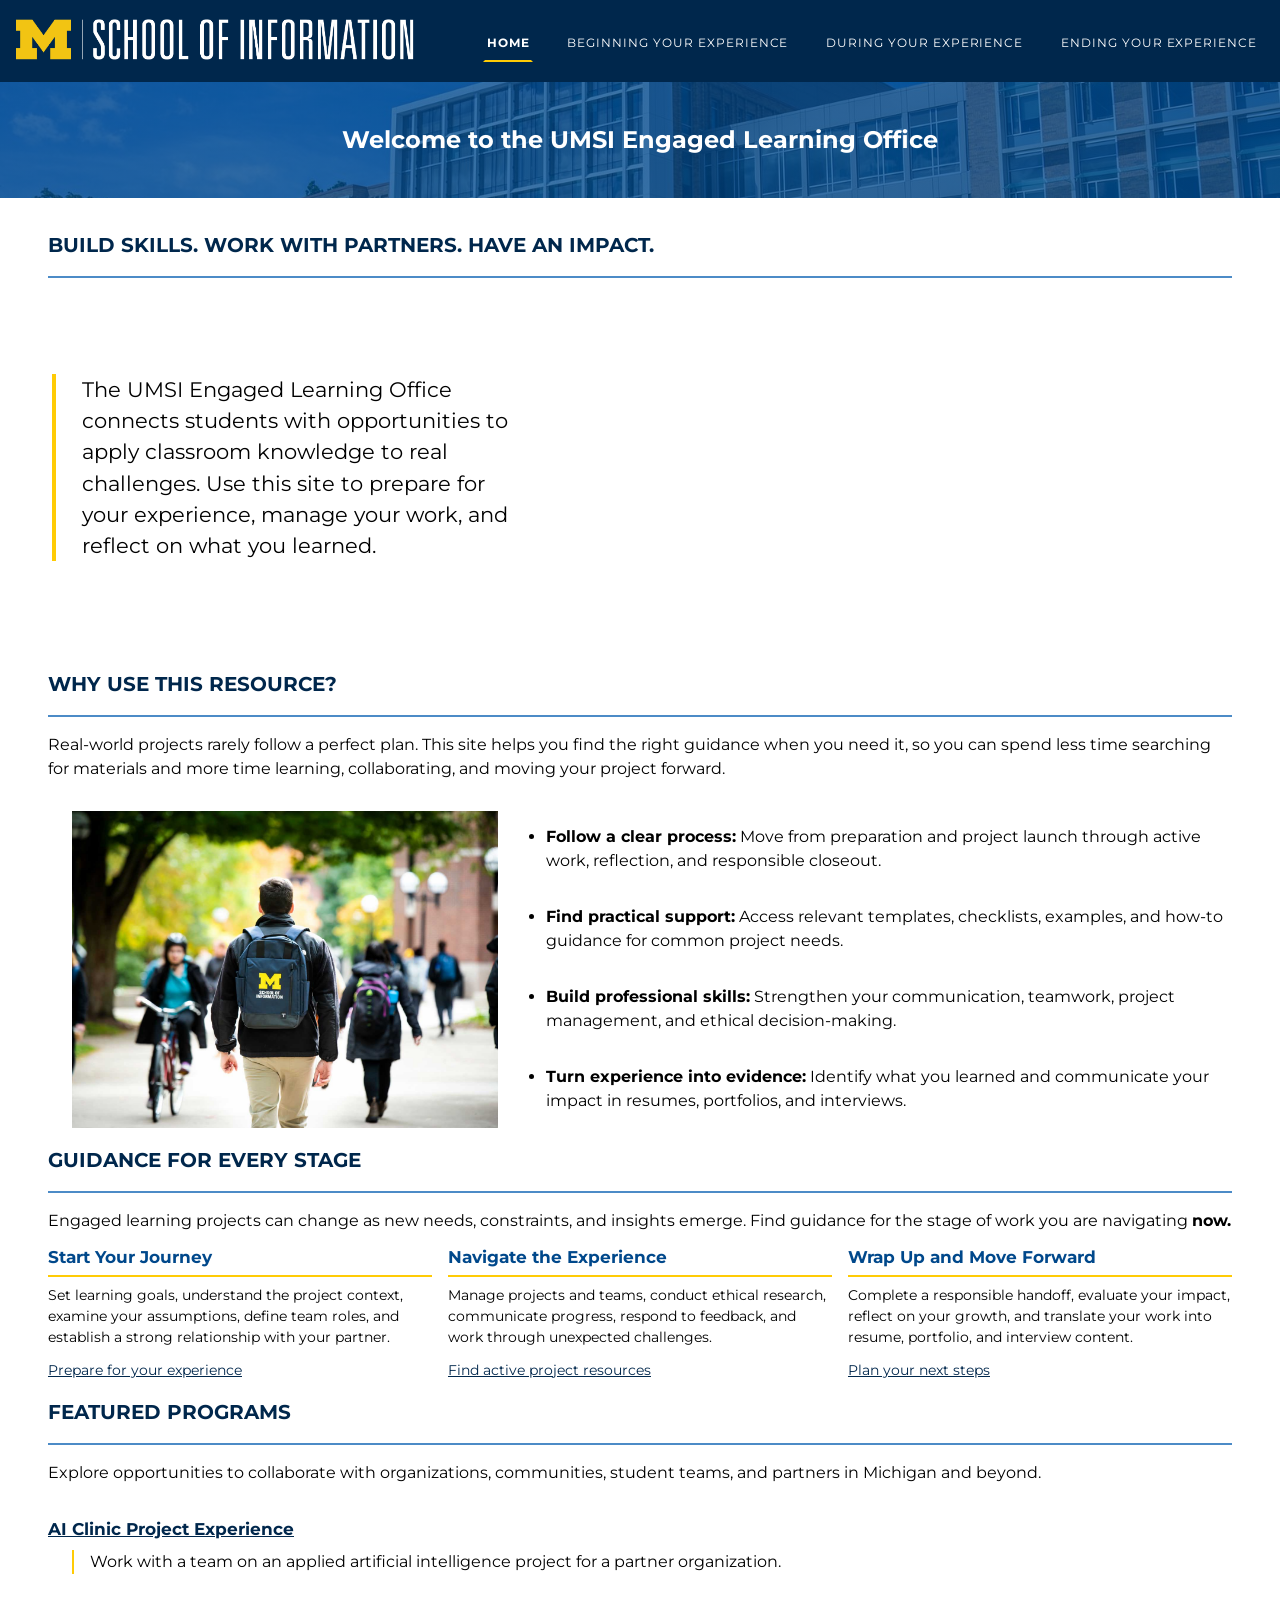
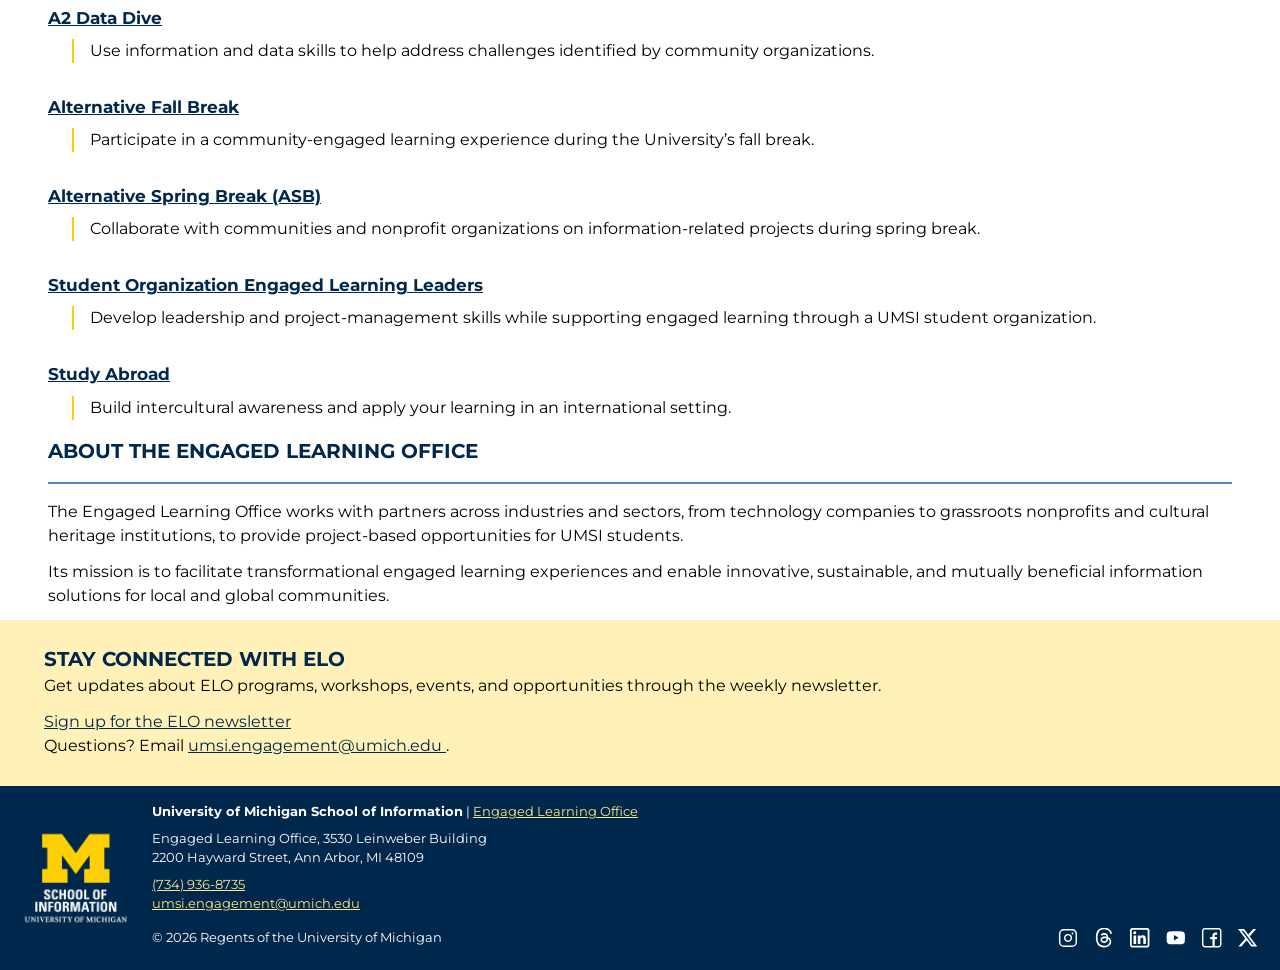
<file: index.html>
<!DOCTYPE html>
<html lang="en">
<head>
    <meta charset="UTF-8">
    <meta name="viewport" content="width=device-width, initial-scale=1.0">
    <link rel="stylesheet" href="css/html5reset.css">
    <link rel="stylesheet" href="css/style.css">
    <link href="https://fonts.googleapis.com/css2?family=Montserrat:wght@400;700&display=swap" rel="stylesheet"> <!--font-family is Montserrat and the code is copied from W3 schools: https://www.w3schools.com/howto/howto_google_fonts.asp> -->
    <link rel="icon" href="images/favicon.png" type="image/png">
    <title>Engaged Learning Resources | UMSI</title>
</head>
<body>
    <div class="skip"><a href="#main">Skip to Main Content</a></div>

    <header>

      <div class="headflex">
      <img src="images/UMSI_full_W.png" alt="Block M and the words University of Michigan School of Information">
        <nav>
            <ul>
                <li><a href = "index.html" class="active">Home</a></li>
                <li><a href = "beginning.html">Beginning Your Experience</a></li>
                <li><a href = "during.html">During Your Experience</a></li>
                <li><a href = "ending.html">Ending Your Experience</a></li>
            </ul>
        </nav>
      </div>
    <h1>Welcome to the UMSI Engaged Learning Office</h1>
    </header>
  
<main id="main">
<div class="grid">
<section class="sect1">
    <h2>Build Skills. Work with Partners. Have an Impact.</h2> <hr>
      <p>
       The UMSI Engaged Learning Office connects students with opportunities to apply classroom knowledge to real challenges. Use this site to prepare for your experience, manage your work, and reflect on what you learned.
      </p>

      <iframe src="https://www.youtube.com/embed/81ZO9RfIJEQ?si=tBp82YWZMl1u7CVS" title="YouTube video player" frameborder="0" allow="accelerometer; autoplay; clipboard-write; encrypted-media; gyroscope; picture-in-picture; web-share" referrerpolicy="strict-origin-when-cross-origin" allowfullscreen></iframe>
         <!-- Note: this iframe might cause an Axe ARIA error - that's not on you that's on YouTube! -->
 </section>

<section class="ind_sect2">
    <h2>Why Use This Resource?</h2> <hr>

    <p>Real-world projects rarely follow a perfect plan. This site helps you find the right guidance when you need it, so you can spend less time searching for materials and more time learning, collaborating, and moving your project forward.
    </p>
        <img src="images/backpack.JPG" alt="A student wears a UMSI backpack in fall on the drag.">
    <ul>
        <li><strong>Follow a clear process:</strong> Move from preparation and project launch through active work, reflection, and responsible closeout.</li>
        <li><strong>Find practical support:</strong> Access relevant templates, checklists, examples, and how-to guidance for common project needs.</li>
        <li><strong>Build professional skills:</strong> Strengthen your communication, teamwork, project management, and ethical decision-making.</li>
        <li><strong>Turn experience into evidence:</strong> Identify what you learned and communicate your impact in resumes, portfolios, and interviews.</li>
    </ul>
</section>

 <section class="ind_sect3">
    <h2>Guidance for Every Stage</h2> <hr>
    <p>Engaged learning projects can change as new needs, constraints, and insights emerge. Find guidance for the stage of work you are navigating <strong>now.</strong></p>
    <article>
      <h3>Start Your Journey</h3>
      <p>Set learning goals, understand the project context, examine your assumptions, define team roles, and establish a strong relationship with your partner.</p>
      <a href="beginning.html">Prepare for your experience</a>
    </article>

    <article>
      <h3>Navigate the Experience</h3>
      <p>Manage projects and teams, conduct ethical research, communicate progress, respond to feedback, and work through unexpected challenges.</p>
      <a href="during.html">Find active project resources</a>
    </article>

    <article>
      <h3>Wrap Up and Move Forward</h3>
      <p>Complete a responsible handoff, evaluate your impact, reflect on your growth, and translate your work into resume, portfolio, and interview content.</p>
      <a href="ending.html">Plan your next steps</a>
    </article>
  </section>

   <section class="ind_sect4">
    <h2>Featured Programs</h2> <hr>
    <p>Explore opportunities to collaborate with organizations, communities, student teams, and partners in Michigan and beyond.</p>
    <article>
    <h3><a href="https://mcompass.umich.edu/_portal/tds-program-brochure?programid=12810">AI Clinic Project Experience</a></h3>
    <p>Work with a team on an applied artificial intelligence project for a partner organization.</p>
    </article>

    <article>
    <h3><a href="https://mcompass.umich.edu/_portal/tds-program-brochure?programid=12556">A2 Data Dive</a></h3>
    <p>Use information and data skills to help address challenges identified by community organizations.</p>
    </article>

     <article>
      <h3><a href="https://mcompass.umich.edu/_portal/tds-program-brochure?programid=11297">Alternative Fall Break</a></h3>
      <p>Participate in a community-engaged learning experience during the University’s fall break.</p>
    </article>

    <article>
      <h3><a href="https://mcompass.umich.edu/_portal/tds-program-brochure?programid=10621">Alternative Spring Break (ASB)</a></h3>
       <p>Collaborate with communities and nonprofit organizations on information-related projects during spring break.</p>
    </article>

    <article>
      <h3><a href="https://mcompass.umich.edu/_portal/tds-program-brochure?programid=12294">Student Organization Engaged Learning Leaders</a></h3>
       <p>Develop leadership and project-management skills while supporting engaged learning through a UMSI student organization.</p>
    </article>

    <article>
      <h3><a href="https://www.si.umich.edu/student-life/study-abroad">Study Abroad</a></h3>
      <p>Build intercultural awareness and apply your learning in an international setting. </p>
    </article>
   </section>
  <section class="ind_sect5">
    <h2>About the Engaged Learning Office</h2> <hr>
    <p>The Engaged Learning Office works with partners across industries and sectors, from technology companies to grassroots nonprofits and cultural heritage institutions, to provide project-based opportunities for UMSI students.</p>
    <p>Its mission is to facilitate transformational engaged learning experiences and enable innovative, sustainable, and mutually beneficial information solutions for local and global communities.</p>
  </section>
  <aside class="ind_aside">
    <h2>Stay Connected with ELO</h2>
    <p>Get updates about ELO programs, workshops, events, and opportunities through the weekly newsletter.</p>
    <div>
       <a href="https://umsi.info/elo-newsletter"> Sign up for the ELO newsletter</a>
    </div>
    <p>Questions? Email <a href="mailto:umsi.engagement@umich.edu">umsi.engagement@umich.edu </a>.</p>
  </aside>
</div>

        <!-- Content taken & modified from UMGPT with the prompt, "Write me a webpage of intro content to help meet the following requirements - this is for the home page": and then pasted in the client objectives & project requirements"
        UMGPT. (2026). UMGPT ( GPT-5.6 Sol September 7th version) [Large language model]. -->
    </main>
    <footer>
      <img src="images/UMSI_stacked_W.png" alt="Block M and the words University of Michigan School of Information">
      <p><strong>University of Michigan School of Information</strong> | <a href="https://www.si.umich.edu/programs/engaged-learning/about-engaged-learning-office">Engaged Learning Office </a></p>
      <address>
      Engaged Learning Office, 3530 Leinweber Building<br>
      2200 Hayward Street, Ann Arbor, MI 48109
      </address>
      <address>
        <a href="tel:+17349368735">(734) 936-8735</a> <br>
        <a href="mailto:umsi.engagement@umich.edu">umsi.engagement@umich.edu</a>
      </address>
      <p>&copy; <span id="year"></span> Regents of the University of Michigan</p>
      <ul class="social">
        <li><a href="https://www.instagram.com/umschoolofinformation"><img src="images/instagram.svg" alt="UMSI on Instagram"></a></li>
        <li><a href="https://www.threads.com/@umschoolofinformation"><img src="images/threads.svg" alt="UMSI on Threads"></a></li>
        <li><a href="https://www.linkedin.com/school/university-of-michigan---school-of-information/"><img src="images/linkedin.svg" alt="UMSI on LinkedIn"></a></li>
        <li><a href="https://www.youtube.com/user/schoolofinformation"><img src="images/youtube.svg" alt="UMSI on YouTube"></a></li>
        <li><a href="https://www.facebook.com/uomsi/"><img src="images/facebook.svg" alt="UMSI on Facebook"></a></li>
        <li><a href="https://x.com/umsi"><img src="images/x.svg" alt="UMSI on X"></a></li>
        </ul>
      <!-- svg images and their associated social media links copied from the HTML script on the ELO website: https://www.si.umich.edu/programs/engaged-learning/about-engaged-learning-office -->
      <script>
        document.getElementById("year").innerHTML = new Date().getFullYear();
      </script>
      <!-- Content taken & modified from https://www.codexworld.com/how-to/get-current-year-to-display-dynamic-year-in-copyright-using-javascript/ (the automatic year update linked in the week 12 lecture slides)-->
    </footer>
</body>
</html>
</file>
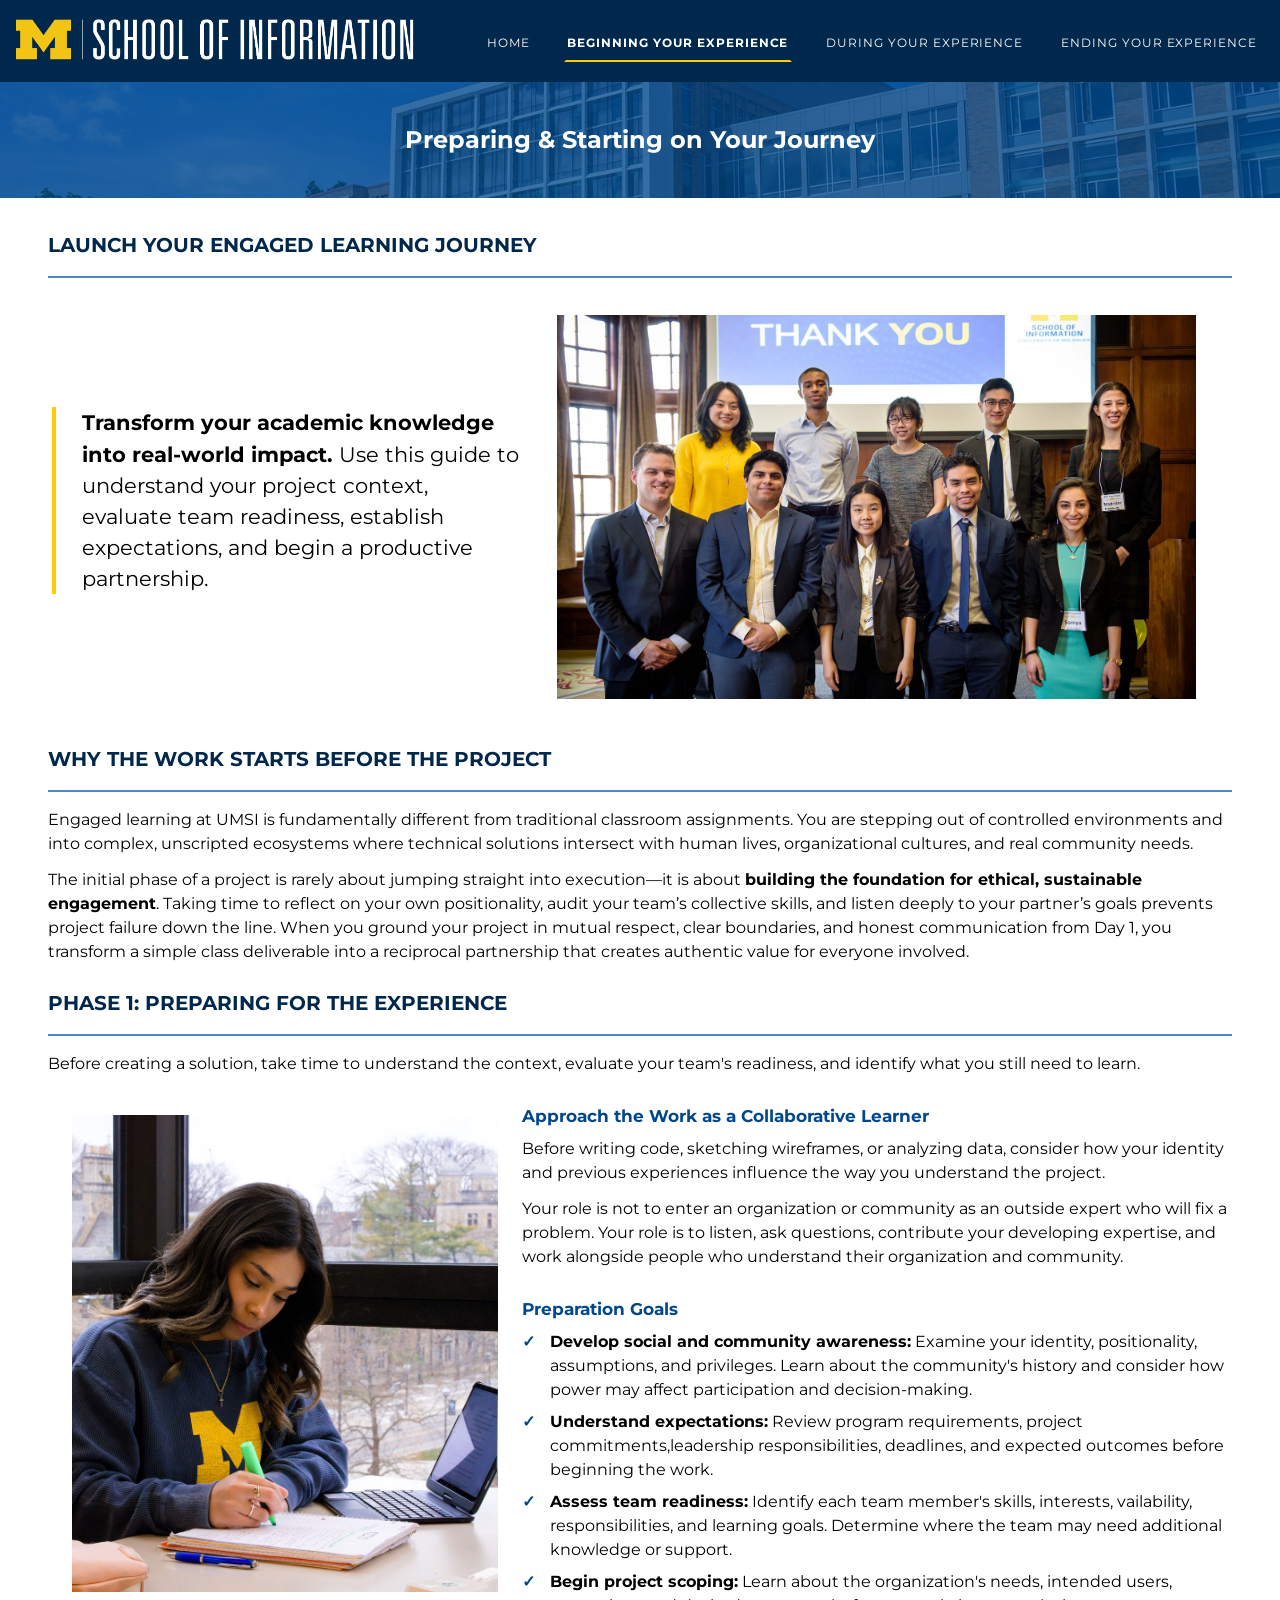
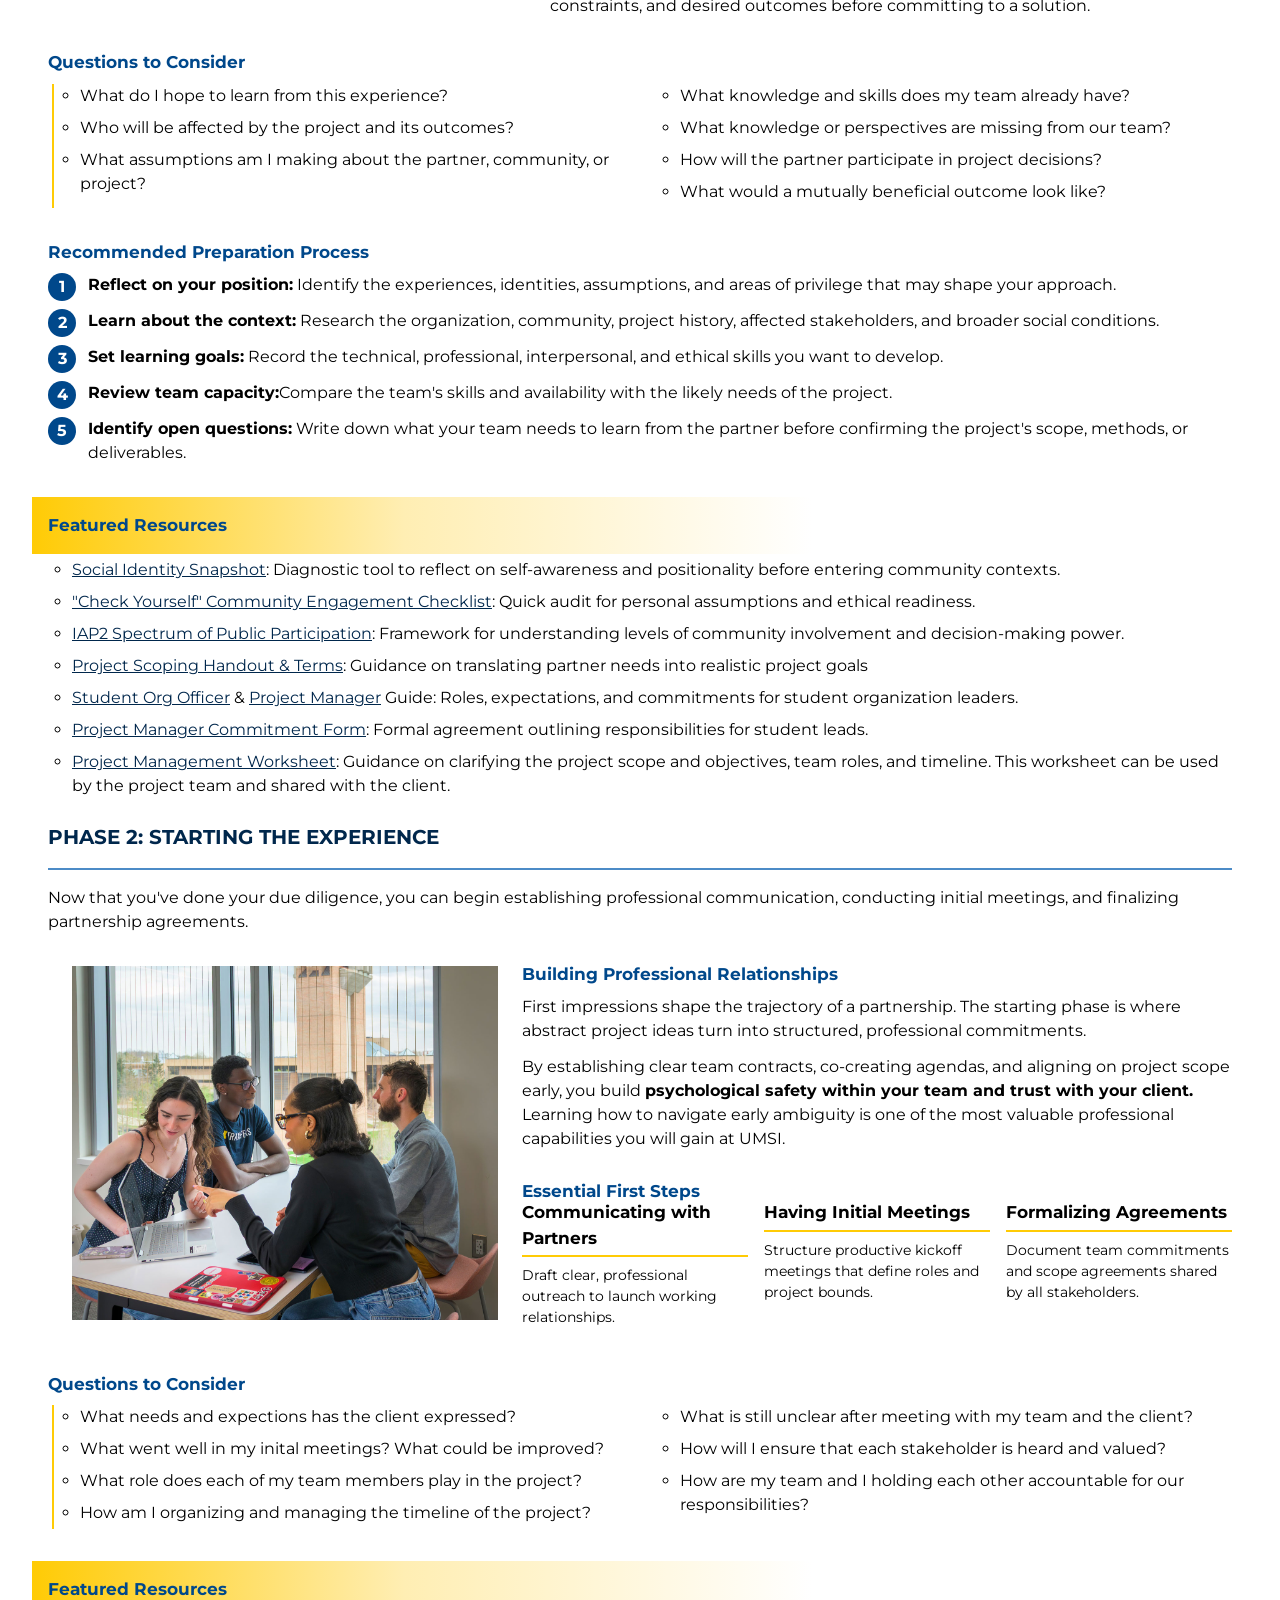
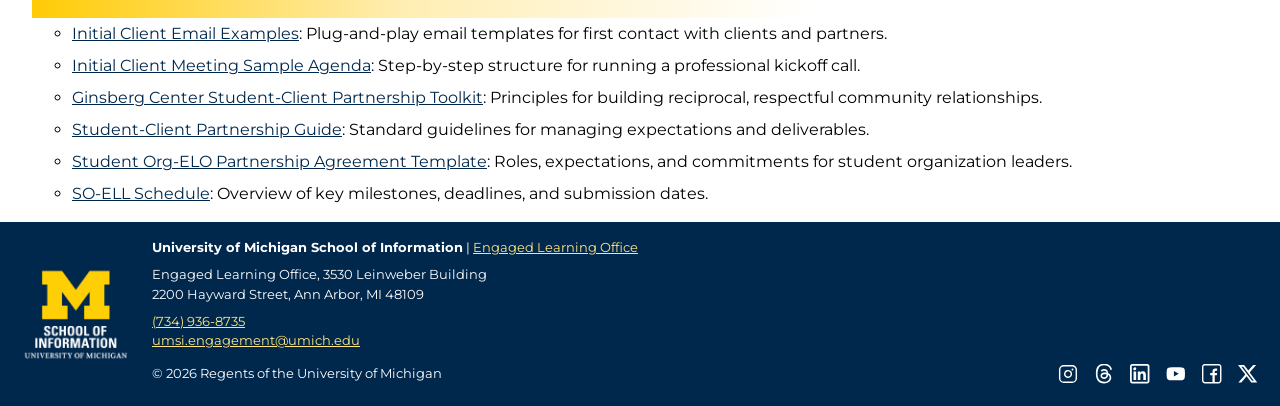
<file: beginning.html>
<!DOCTYPE html>
<html lang="en">
<head>
    <meta charset="UTF-8">
    <meta name="viewport" content="width=device-width, initial-scale=1.0">
    <link rel="stylesheet" href="css/html5reset.css">
    <link rel="stylesheet" href="css/style.css">
    <link href="https://fonts.googleapis.com/css2?family=Montserrat:wght@400;700&display=swap" rel="stylesheet"> <!--font-family is Montserrat and the code is copied from W3 schools: https://www.w3schools.com/howto/howto_google_fonts.asp> -->
    <link rel="icon" href="images/favicon.png" type="image/png">
    <title>Beginning Your Experience</title>
</head>
<body>
  <div class="skip"><a href="#main">Skip to Main Content</a></div>
    <header>
      <div class="headflex">
         <img src="images/UMSI_full_W.png" alt="Block M and the words University of Michigan School of Information">
        <nav>
            <ul>
                <li><a href = "index.html">Home</a></li>
                <li><a href = "beginning.html" class="active">Beginning Your Experience</a></li>
                <li><a href = "during.html">During Your Experience</a></li>
                <li><a href = "ending.html">Ending Your Experience</a></li>
            </ul>
        </nav>
      </div>
    <h1>Preparing & Starting on Your Journey</h1>
  </header>
<main id="main">
  
<section class="sect1">
  <h2>Launch Your Engaged Learning Journey</h2><hr>
  <p><strong>Transform your academic knowledge into real-world impact.</strong> Use this guide to understand your project context, evaluate team readiness, establish expectations, and begin a productive partnership.</p>

  <img src="images/group.jpg" alt="Group photo of ten students at the UMSI career fair.">
</section>

<section class="beg_sect2">
  <h2>Why the Work Starts Before the Project</h2><hr>
  <p>Engaged learning at UMSI is fundamentally different from traditional classroom assignments. You are stepping out of controlled environments and into complex, unscripted ecosystems where technical solutions intersect with human lives, organizational cultures, and real community needs.</p>
  <p>The initial phase of a project is rarely about jumping straight into execution—it is about <strong>building the foundation for ethical, sustainable engagement</strong>. Taking time to reflect on your own positionality, audit your team’s collective skills, and listen deeply to your partner’s goals prevents project failure down the line. When you ground your project in mutual respect, clear boundaries, and honest communication from Day 1, you transform a simple class deliverable into a reciprocal partnership that creates authentic value for everyone involved.</p>


</section>

<section class="beg_sect3">
  <h2>Phase 1: Preparing for the Experience</h2><hr>
  <p>Before creating a solution, take time to understand the context, evaluate your team's readiness, and identify what you still need to learn.</p>

<div class="beg_grid">
  <img src="images/studying.jpg" alt="A student wears a UM sweater while studying in front of windows.">

  <article>
    <h3>Approach the Work as a Collaborative Learner</h3>
    <p>Before writing code, sketching wireframes, or analyzing data, consider how your identity and previous experiences influence the way you understand the project.</p>
    <p>Your role is not to enter an organization or community as an outside expert who will fix a problem. Your role is to listen, ask questions, contribute your developing expertise, and work alongside people who understand their organization and community.</p>
  </article>

  <article>
    <h3>Preparation Goals</h3>
    <ul class="checklist">
      <li><strong>Develop social and community awareness:</strong> Examine your identity, positionality, assumptions, and privileges. Learn about the community's history and consider how power may affect participation and decision-making.
      </li>
      <li><strong>Understand expectations:</strong> Review program requirements, project commitments,leadership responsibilities, deadlines, and expected outcomes before beginning the work.</li>
      <li><strong>Assess team readiness:</strong> Identify each team member's skills, interests, vailability, responsibilities, and learning goals. Determine where the team may need additional knowledge or support.</li>
      <li><strong>Begin project scoping:</strong> Learn about the organization's needs, intended users, constraints, and desired outcomes before committing to a solution.
      </li>
    </ul>
  </article>
</div>

  <article class="questions">
    <h3>Questions to Consider</h3>
    <ul>
      <li>What do I hope to learn from this experience?</li>
      <li>Who will be affected by the project and its outcomes?</li>
      <li>What assumptions am I making about the partner, community, or project?</li>
      <li>What knowledge and skills does my team already have?</li>
      <li>What knowledge or perspectives are missing from our team?</li>
      <li>How will the partner participate in project decisions?</li>
      <li>What would a mutually beneficial outcome look like?</li>
    </ul>
  </article>

  <article>
    <h3>Recommended Preparation Process</h3>
    <ol class="numbers">
      <li><strong>Reflect on your position:</strong> Identify the experiences, identities, assumptions, and areas of privilege that may shape your approach.</li>
      <li><strong>Learn about the context:</strong> Research the organization, community, project history, affected stakeholders, and broader social conditions.</li>
      <li><strong>Set learning goals:</strong> Record the technical, professional, interpersonal, and ethical skills you want to develop.</li>
      <li><strong>Review team capacity:</strong>Compare the team's skills and availability with the likely needs of the project. </li>
      <li><strong>Identify open questions:</strong> Write down what your team needs to learn from the partner before confirming the project's scope, methods, or deliverables.
      </li>
    </ol>
  </article>

  <article class="featuredres">
    <h3>Featured Resources</h3>
    <ul>
      <li><a href="https://sites.lsa.umich.edu/equitable-teaching/social-identity-snapshot">Social Identity Snapshot</a>: <br>Diagnostic tool to reflect on self-awareness and positionality before entering community contexts.</li>
      <li><a href="https://docs.google.com/document/d/1Qt9YeStVwDHjwJhOLAz42JSNQR2lFMurdUtxtdrGkuc/edit?tab=t.0#heading=h.ch0bvccjkrzn">"Check Yourself" Community Engagement Checklist</a>: <br>Quick audit for personal assumptions and ethical readiness.</li>
      <li><a href="https://drive.google.com/file/d/1zc1RNlrDxV51-muOERdDTnINQcquJpOA/view?usp=sharing">IAP2 Spectrum of Public Participation</a>: <br>Framework for understanding levels of community involvement and decision-making power.</li>
      <li><a href="https://docs.google.com/document/d/1TrEDolwmOIlXgYgAP9VvlOGoYOwFfe6KxzZOgZSVYVw/edit?usp=drive_link">Project Scoping Handout & Terms</a>: <br>Guidance on translating partner needs into realistic project goals</li>
      <li><a href="https://docs.google.com/document/d/1AexsV_JeSd0kRUBbcifZpfBu6y6Zi8Y0iJScp1I3gkM/edit?usp=drive_link">Student Org Officer</a> & <a href="https://docs.google.com/document/u/0/d/1uwOOS0TrXWzcSShj8DUFpckWo0t1UNu_Q7WVbZnLhX0/edit">Project Manager</a> Guide: <br>Roles, expectations, and commitments for student organization leaders.</li>
      <li><a href="https://docs.google.com/document/d/1U4lCNGyWKJ3C2i_VgFqAR45Z4zF1FehuthuqT-M2wdI/edit?usp=drive_link">Project Manager Commitment Form</a>: <br>Formal agreement outlining responsibilities for student leads.</li>
      <li><a href="https://docs.google.com/document/d/1twc-7TYWmb_PNrOBiDI1NuJqJAuhluTICr22GRd_NLc/edit?usp=drive_link">Project Management Worksheet</a>: <br>Guidance on clarifying the project scope and objectives, team roles, and timeline. This worksheet can be used by the project team and shared with the client.</li>
    </ul>
  </article>
</section>
<section class="beg_sect4">
  <h2>Phase 2: Starting the Experience</h2><hr>
<p>Now that you've done your due diligence, you can begin establishing professional communication, conducting initial meetings, and finalizing partnership agreements.</p>

<div class="beg_grid2">
<img src="images/meeting1.jpg" alt="A group of four people having a meeting at a table in the Leinweber building common area.">

  <article>
    <h3>Building Professional Relationships</h3>
    <p>First impressions shape the trajectory of a partnership. The starting phase is where abstract project ideas turn into structured, professional commitments.</p>
    <p>By establishing clear team contracts, co-creating agendas, and aligning on project scope early, you build <strong>psychological safety within your team and trust with your client.</strong> Learning how to navigate early ambiguity is one of the most valuable professional capabilities you will gain at UMSI.</p>
  </article>

<section class="beg_sect5">
  <h3>Essential First Steps</h3>
      
  <article>
    <h3><strong>Communicating with Partners</strong></h3> 
    <p>Draft clear, professional outreach to launch working relationships.</p>
  </article>

  <article>
      <h3><strong>Having Initial Meetings</strong></h3> 
      <p>Structure productive kickoff meetings that define roles and project bounds.</p>
  </article>

  <article>
    <h3><strong>Formalizing Agreements</strong></h3> 
    <p>Document team commitments and scope agreements shared by all stakeholders.</p>
  </article>
</section>
</div>
</section>

<div>
  <article class="questions">
    <h3>Questions to Consider</h3>
    <ul>
      <li>What needs and expections has the client expressed?</li>
      <li>What went well in my inital meetings? What could be improved?</li>
      <li>What role does each of my team members play in the project?</li>
      <li>How am I organizing and managing the timeline of the project?</li>
      <li>What is still unclear after meeting with my team and the client?</li>
      <li>How will I ensure that each stakeholder is heard and valued?</li>
      <li>How are my team and I holding each other accountable for our responsibilities?</li>
    </ul>
  </article>

  <article class="featuredres">
    <h3>Featured Resources</h3>
    <ul>
      <li><a href="https://docs.google.com/document/d/1fWFXwoW5fKX_Tctn97Gio5XZDwILNlqIOyKKE8Yk5J0/edit?usp=drive_link">Initial Client Email Examples</a>: <br>Plug-and-play email templates for first contact with clients and partners.</li>
      <li><a href="https://docs.google.com/document/d/1ItXxYauAcPoaGMUZWuJsX-OLFfGmeBOWT7JNhoZxGyU/edit?usp=drive_link">Initial Client Meeting Sample Agenda</a>: <br>Step-by-step structure for running a professional kickoff call.</li>
      <li><a href="https://ginsberg.umich.edu/article/campus-community-partnerships-toolkit">Ginsberg Center Student-Client Partnership Toolkit</a>: <br>Principles for building reciprocal, respectful community relationships.</li>
      <li><a href="https://drive.google.com/file/d/12ealxkKCvOZajxK7doyUXu_k2LyKPUP2/view?usp=drive_link">Student-Client Partnership Guide</a>: <br>Standard guidelines for managing expectations and deliverables.</li>
      <li><a href="https://docs.google.com/document/d/1y5Y2wc1ADz0n_ht26kPYlFK3Zm9i3UR_Z0OMWP3Q_xQ/edit?usp=drive_link">Student Org-ELO Partnership Agreement Template</a>: <br>Roles, expectations, and commitments for student organization leaders.</li>
      <li><a href="https://docs.google.com/spreadsheets/d/1YeK2WerSbhaU5hjEg9wxdXmzBx9lgRy2yHBKAH-SxiA/edit?gid=166831640#gid=166831640">SO-ELL Schedule</a>: <br>Overview of key milestones, deadlines, and submission dates.</li>
    </ul>
  </article>
</div>
<!-- Content taken & modified from UMGPT with the prompt, "for the same content write me some intro content and resources for a prep page using the ELO content below" - this was after I had asked for content for the home page. " UMGPT. (2026). UMGPT ( GPT-5.6 Sol September 7th version) [Large language model]. -->
</main>
    <footer>
      <img src="images/UMSI_stacked_W.png" alt="Block M and the words University of Michigan School of Information">
      <p><strong>University of Michigan School of Information</strong> | <a href="https://www.si.umich.edu/programs/engaged-learning/about-engaged-learning-office">Engaged Learning Office </a></p>
      <address>
      Engaged Learning Office, 3530 Leinweber Building<br>
      2200 Hayward Street, Ann Arbor, MI 48109
      </address>
      <address>
        <a href="tel:+17349368735">(734) 936-8735</a> <br>
        <a href="mailto:umsi.engagement@umich.edu">umsi.engagement@umich.edu</a>
      </address>
      <p>&copy; <span id="year"></span> Regents of the University of Michigan</p>
      <ul class="social">
        <li><a href="https://www.instagram.com/umschoolofinformation"><img src="images/instagram.svg" alt="UMSI on Instagram"></a></li>
        <li><a href="https://www.threads.com/@umschoolofinformation"><img src="images/threads.svg" alt="UMSI on Threads"></a></li>
        <li><a href="https://www.linkedin.com/school/university-of-michigan---school-of-information/"><img src="images/linkedin.svg" alt="UMSI on LinkedIn"></a></li>
        <li><a href="https://www.youtube.com/user/schoolofinformation"><img src="images/youtube.svg" alt="UMSI on YouTube"></a></li>
        <li><a href="https://www.facebook.com/uomsi/"><img src="images/facebook.svg" alt="UMSI on Facebook"></a></li>
        <li><a href="https://x.com/umsi"><img src="images/x.svg" alt="UMSI on X"></a></li>
        </ul>
      <!-- svg images and their associated social media links copied from the HTML script on the ELO website: https://www.si.umich.edu/programs/engaged-learning/about-engaged-learning-office -->
      <script>
        document.getElementById("year").innerHTML = new Date().getFullYear();
      </script>
      <!-- Content taken & modified from https://www.codexworld.com/how-to/get-current-year-to-display-dynamic-year-in-copyright-using-javascript/ (the automatic year update linked in the week 12 lecture slides)-->
    </footer>
</body>

</html>
</file>
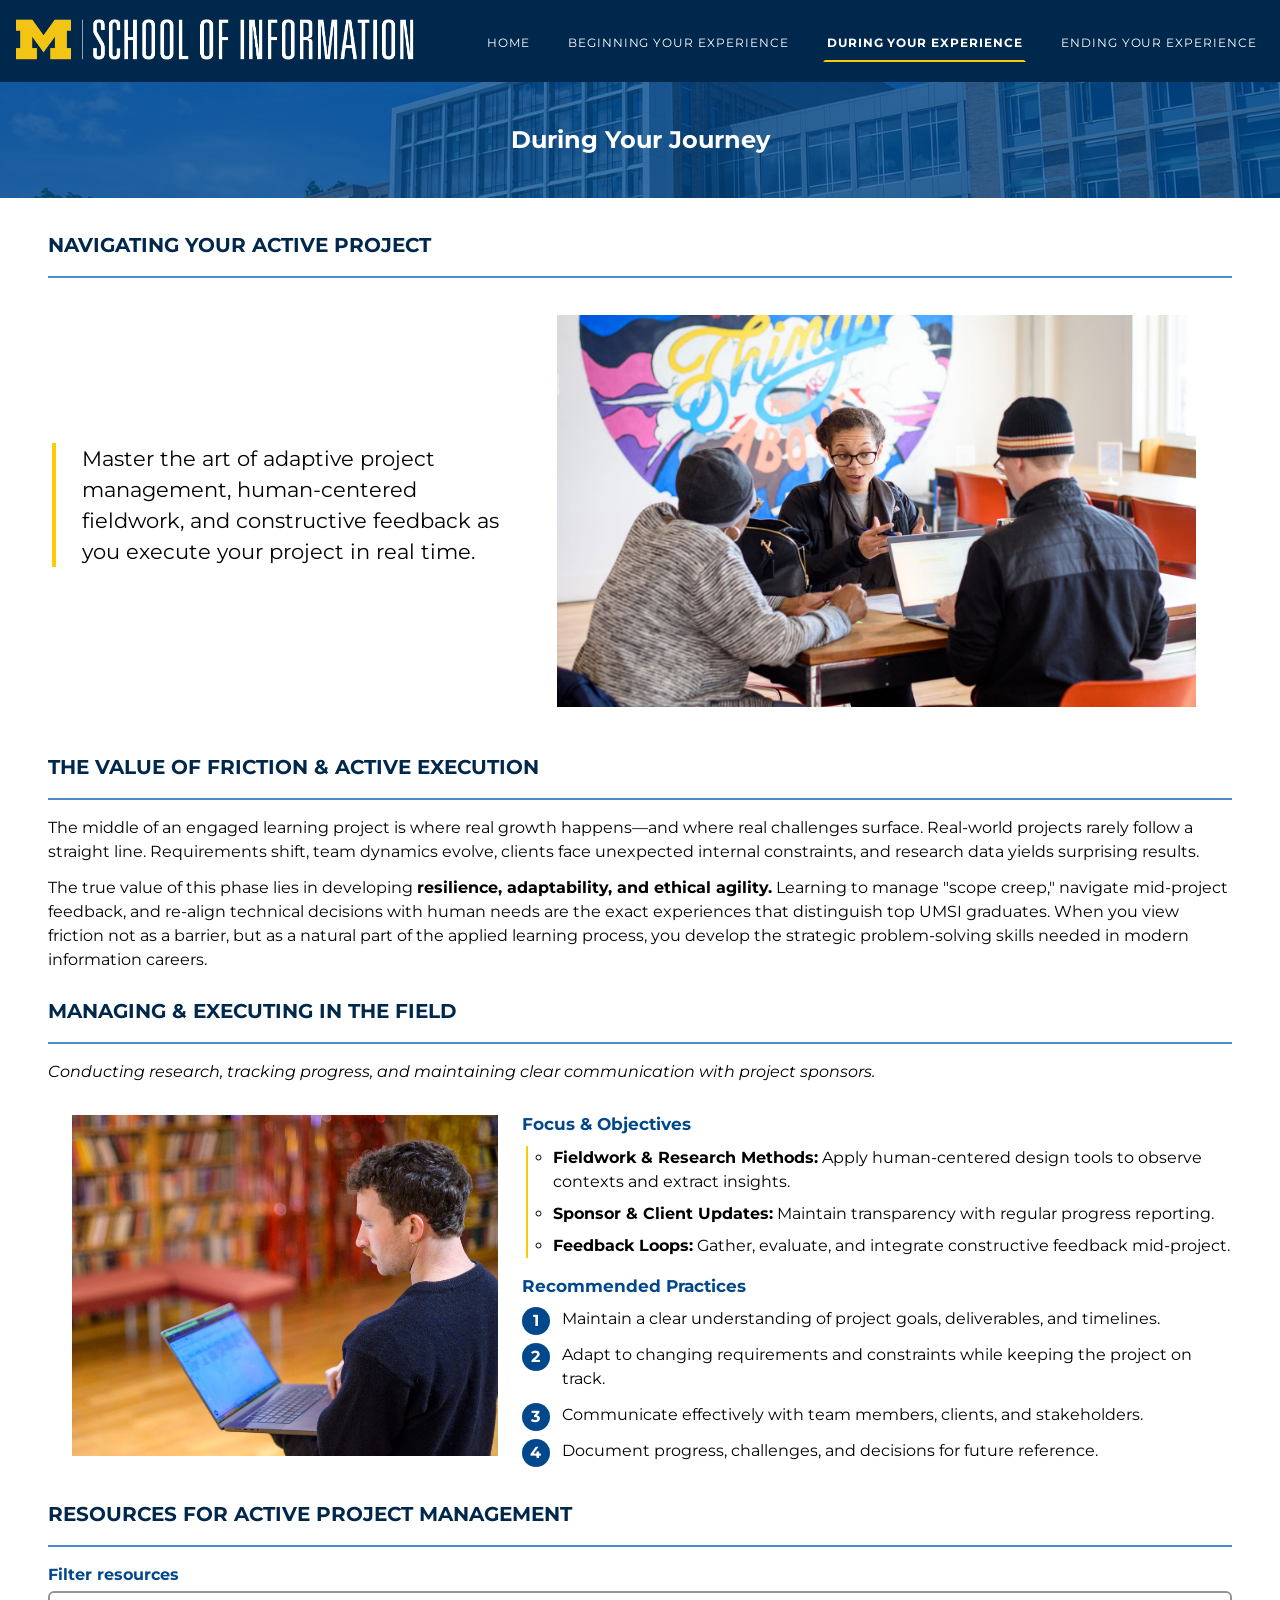
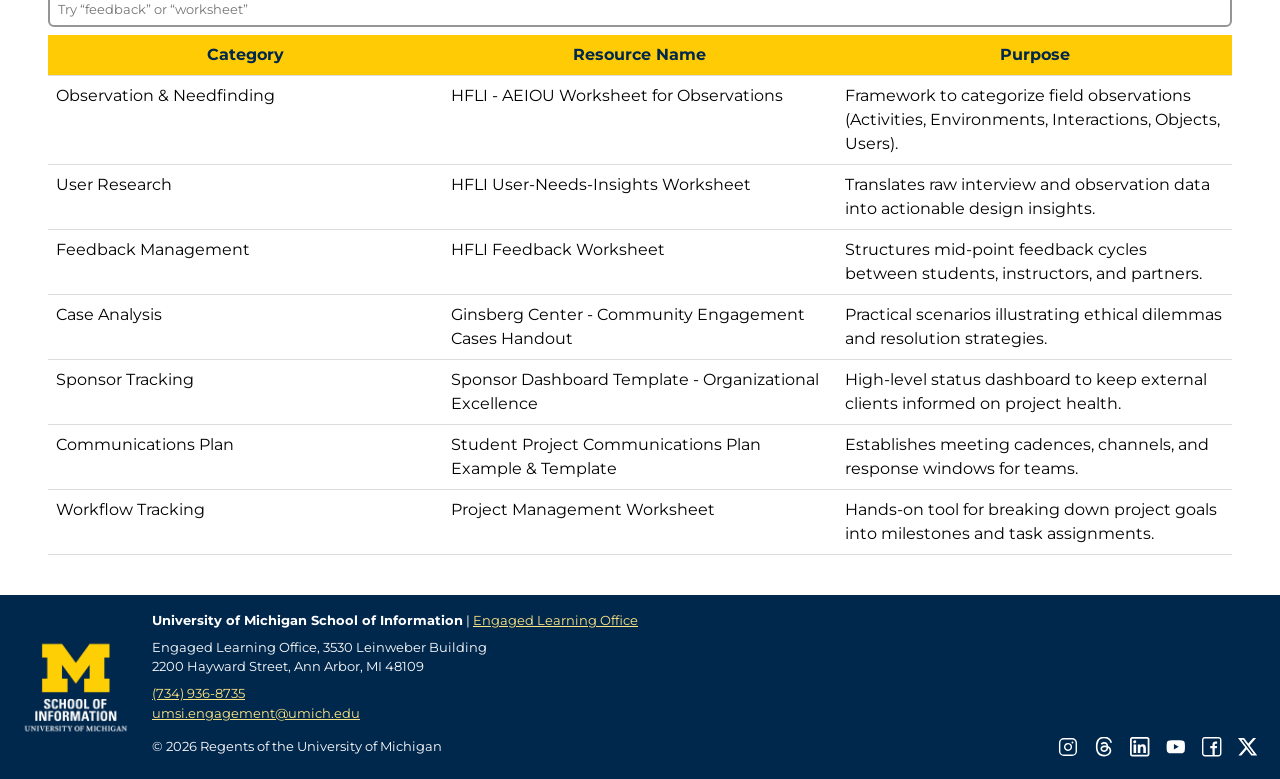
<file: during.html>
<!DOCTYPE html>
    <html lang="en">
    <head>
        <meta charset="UTF-8">
        <meta name="viewport" content="width=device-width, initial-scale=1.0">
        <link rel="stylesheet" href="css/html5reset.css">
        <link rel="stylesheet" href="css/style.css">
        <link href="https://fonts.googleapis.com/css2?family=Montserrat:wght@400;700&display=swap" rel="stylesheet"> <!--font-family is Montserrat and the code is copied from W3 schools: https://www.w3schools.com/howto/howto_google_fonts.asp> -->
        <link rel="icon" href="images/favicon.png" type="image/png">
        <script src="js/filter.js" defer></script>
        <title>During Your ELO Journey</title>
    </head>
    <body>
      <div class="skip"><a href="#main">Skip to Main Content</a></div>  
      <header>
       <div class="headflex">
         <img src="images/UMSI_full_W.png" alt="Block M and the words University of Michigan School of Information">
        <nav>
            <ul>
                <li><a href = "index.html">Home</a></li>
                <li><a href = "beginning.html">Beginning Your Experience</a></li>
                <li><a href = "during.html" class="active">During Your Experience</a></li>
                <li><a href = "ending.html">Ending Your Experience</a></li>
            </ul>
        </nav>
      </div>
        <h1>During Your Journey</h1>
  </header>
<main id="main">

<section class="sect1">
    <h2>Navigating Your Active Project</h2><hr>
    <p>Master the art of adaptive project management, human-centered fieldwork, and constructive feedback as you execute your project in real time.</p>
    <img src="images/meeting2.jpg" alt="Three people sitting at a table having a meeting.">  
</section>

<section>
<h2>The Value of Friction & Active Execution </h2><hr>

<p>The middle of an engaged learning project is where real growth happens—and where real challenges surface. Real-world projects rarely follow a straight line. Requirements shift, team dynamics evolve, clients face unexpected internal constraints, and research data yields surprising results.</p>

<p>The true value of this phase lies in developing <strong>resilience, adaptability, and ethical agility.</strong> Learning to manage "scope creep," navigate mid-project feedback, and re-align technical decisions with human needs are the exact experiences that distinguish top UMSI graduates. When you view friction not as a barrier, but as a natural part of the applied learning process, you develop the strategic problem-solving skills needed in modern information careers.</p>
</section>

<section>
    <h2>Managing & Executing in the Field</h2><hr>
    <p><em>Conducting research, tracking progress, and maintaining clear communication with project sponsors.</em></p>

<div class="beg_grid">
<img src="images/laptop.jpg" alt="A student in a blue sweatshirt holding a laptop.">

    <article class="dur_list">
    <h3>Focus & Objectives</h3>
    <ul>
        <li><strong>Fieldwork & Research Methods:</strong> Apply human-centered design tools to observe contexts and extract insights.</li>
        <li><strong>Sponsor & Client Updates:</strong> Maintain transparency with regular progress reporting.</li>
        <li><strong>Feedback Loops:</strong> Gather, evaluate, and integrate constructive feedback mid-project.</li>
    </ul>
    </article> 

    <article>
    <h3>Recommended Practices</h3>
    <ol class="numbers">
        <li>Maintain a clear understanding of project goals, deliverables, and timelines.</li>
        <li>Adapt to changing requirements and constraints while keeping the project on track.</li>
        <li>Communicate effectively with team members, clients, and stakeholders.</li>
        <li>Document progress, challenges, and decisions for future reference.</li>
    </ol>
    </article>
  </div>
</section>

<section>
    <h2>Resources for Active Project Management</h2><hr>
  <label for="filter">Filter resources</label>
  <input type="search" id="filter" placeholder="Try “feedback” or “worksheet”">
  <div id="filter-status" aria-live="polite"></div>
  <table>
  <tr>
    <th>Category</th>
    <th>Resource Name</th>
    <th>Purpose</th>
  </tr>
  <tr>
    <td>Observation & Needfinding</td>
    <td>HFLI - AEIOU Worksheet for Observations</td>
    <td>Framework to categorize field observations (Activities, Environments, Interactions, Objects, Users).</td>
  </tr>
  <tr>
    <td>User Research</td>
    <td>HFLI User-Needs-Insights Worksheet</td>
    <td>Translates raw interview and observation data into actionable design insights.</td>
  </tr>
   <tr>
    <td>Feedback Management</td>
    <td>HFLI Feedback Worksheet</td>
    <td>Structures mid-point feedback cycles between students, instructors, and partners.</td>
  </tr>
   <tr>
    <td>Case Analysis</td>
    <td>Ginsberg Center - Community Engagement Cases Handout</td>
    <td>Practical scenarios illustrating ethical dilemmas and resolution strategies.</td>
  </tr>
   <tr>
    <td>Sponsor Tracking</td>
    <td>Sponsor Dashboard Template - Organizational Excellence</td>
    <td>High-level status dashboard to keep external clients informed on project health.</td>
  </tr>
   <tr>
    <td>Communications Plan</td>
    <td>Student Project Communications Plan Example & Template</td>
    <td>Establishes meeting cadences, channels, and response windows for teams.</td>
  </tr>
   <tr>
    <td>Workflow Tracking</td>
    <td>Project Management Worksheet</td>
    <td>Hands-on tool for breaking down project goals into milestones and task assignments.</td>
  </tr>
</table>
</section>
</main>

    <footer>
      <img src="images/UMSI_stacked_W.png" alt="Block M and the words University of Michigan School of Information">
      <p><strong>University of Michigan School of Information</strong> | <a href="https://www.si.umich.edu/programs/engaged-learning/about-engaged-learning-office">Engaged Learning Office </a></p>
      <address>
      Engaged Learning Office, 3530 Leinweber Building<br>
      2200 Hayward Street, Ann Arbor, MI 48109
      </address>
      <address>
        <a href="tel:+17349368735">(734) 936-8735</a> <br>
        <a href="mailto:umsi.engagement@umich.edu">umsi.engagement@umich.edu</a>
      </address>
      <p>&copy; <span id="year"></span> Regents of the University of Michigan</p>
      <ul class="social">
        <li><a href="https://www.instagram.com/umschoolofinformation"><img src="images/instagram.svg" alt="UMSI on Instagram"></a></li>
        <li><a href="https://www.threads.com/@umschoolofinformation"><img src="images/threads.svg" alt="UMSI on Threads"></a></li>
        <li><a href="https://www.linkedin.com/school/university-of-michigan---school-of-information/"><img src="images/linkedin.svg" alt="UMSI on LinkedIn"></a></li>
        <li><a href="https://www.youtube.com/user/schoolofinformation"><img src="images/youtube.svg" alt="UMSI on YouTube"></a></li>
        <li><a href="https://www.facebook.com/uomsi/"><img src="images/facebook.svg" alt="UMSI on Facebook"></a></li>
        <li><a href="https://x.com/umsi"><img src="images/x.svg" alt="UMSI on X"></a></li>
        </ul>
      <!-- svg images and their associated social media links copied from the HTML script on the ELO website: https://www.si.umich.edu/programs/engaged-learning/about-engaged-learning-office -->
      <script>
        document.getElementById("year").innerHTML = new Date().getFullYear();
      </script>
      <!-- Content taken & modified from https://www.codexworld.com/how-to/get-current-year-to-display-dynamic-year-in-copyright-using-javascript/ (the automatic year update linked in the week 12 lecture slides)-->
    </footer>

 </body>
</html>
</file>
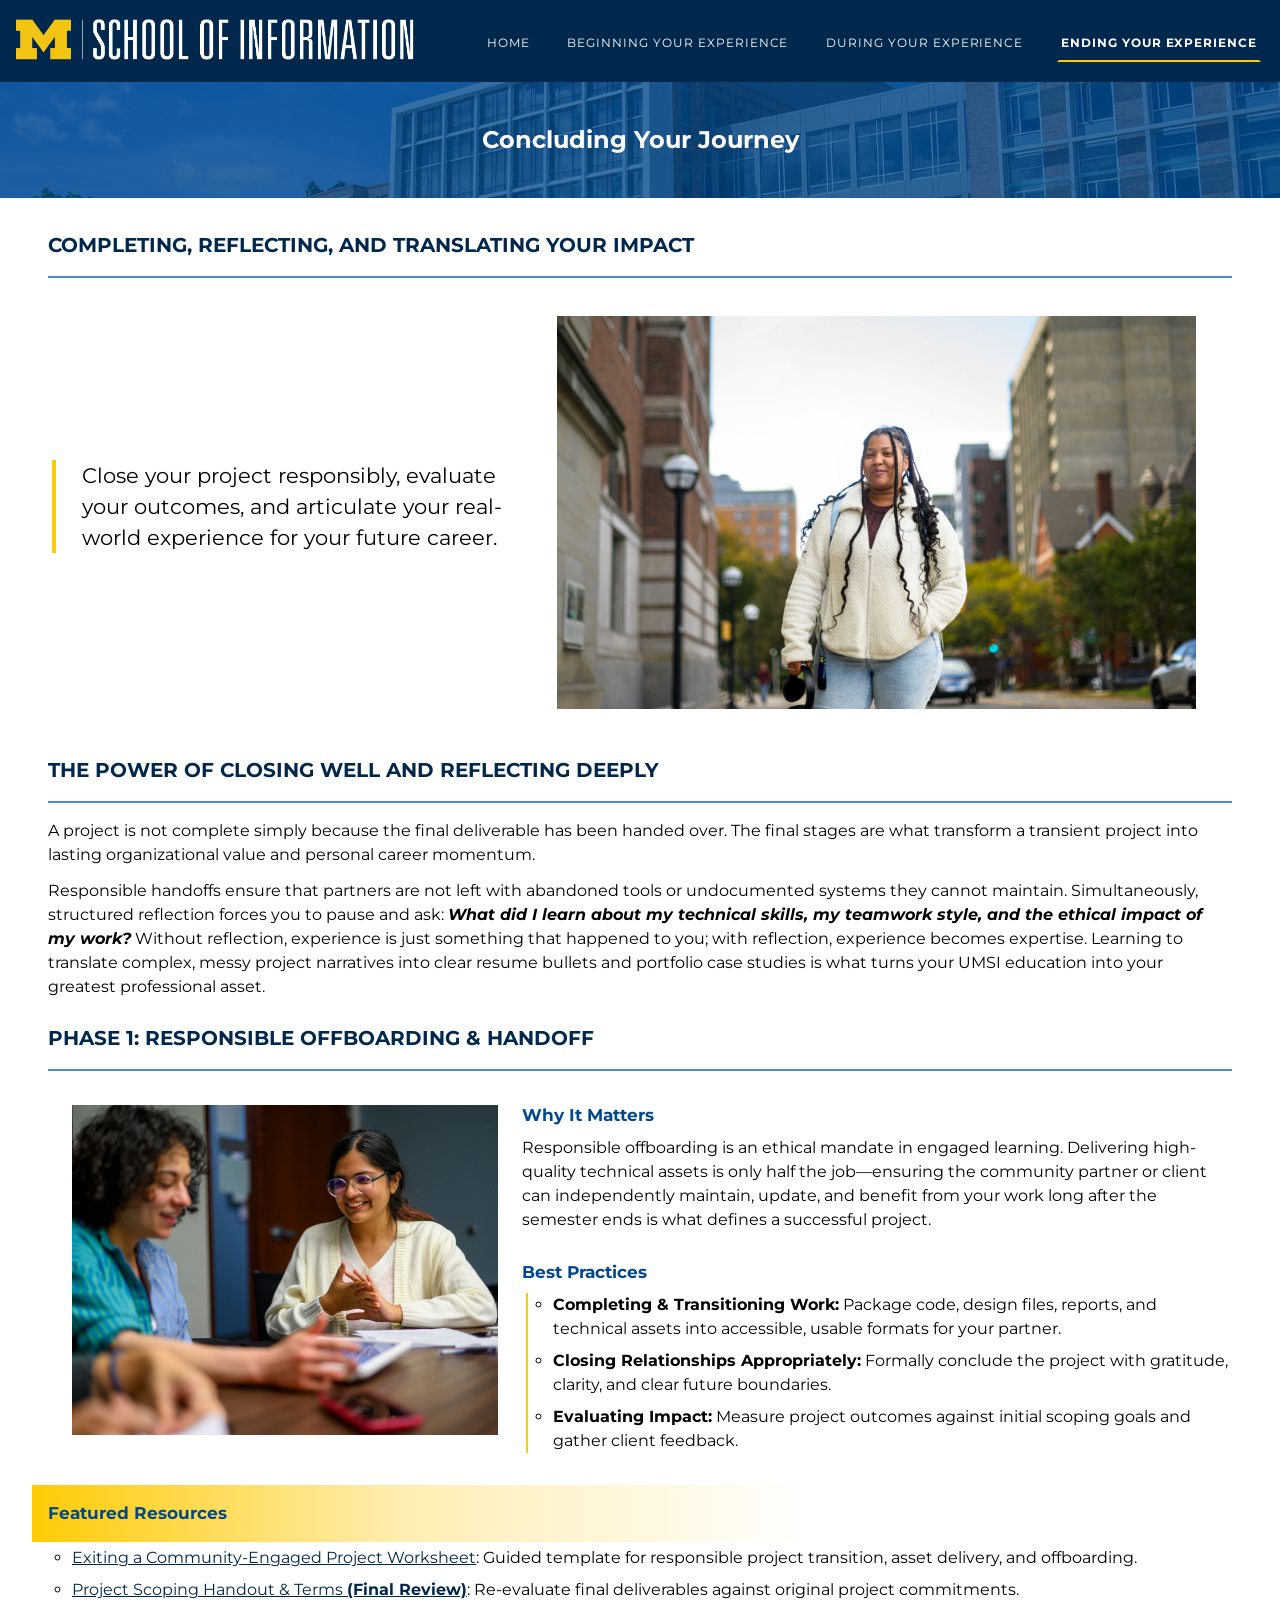
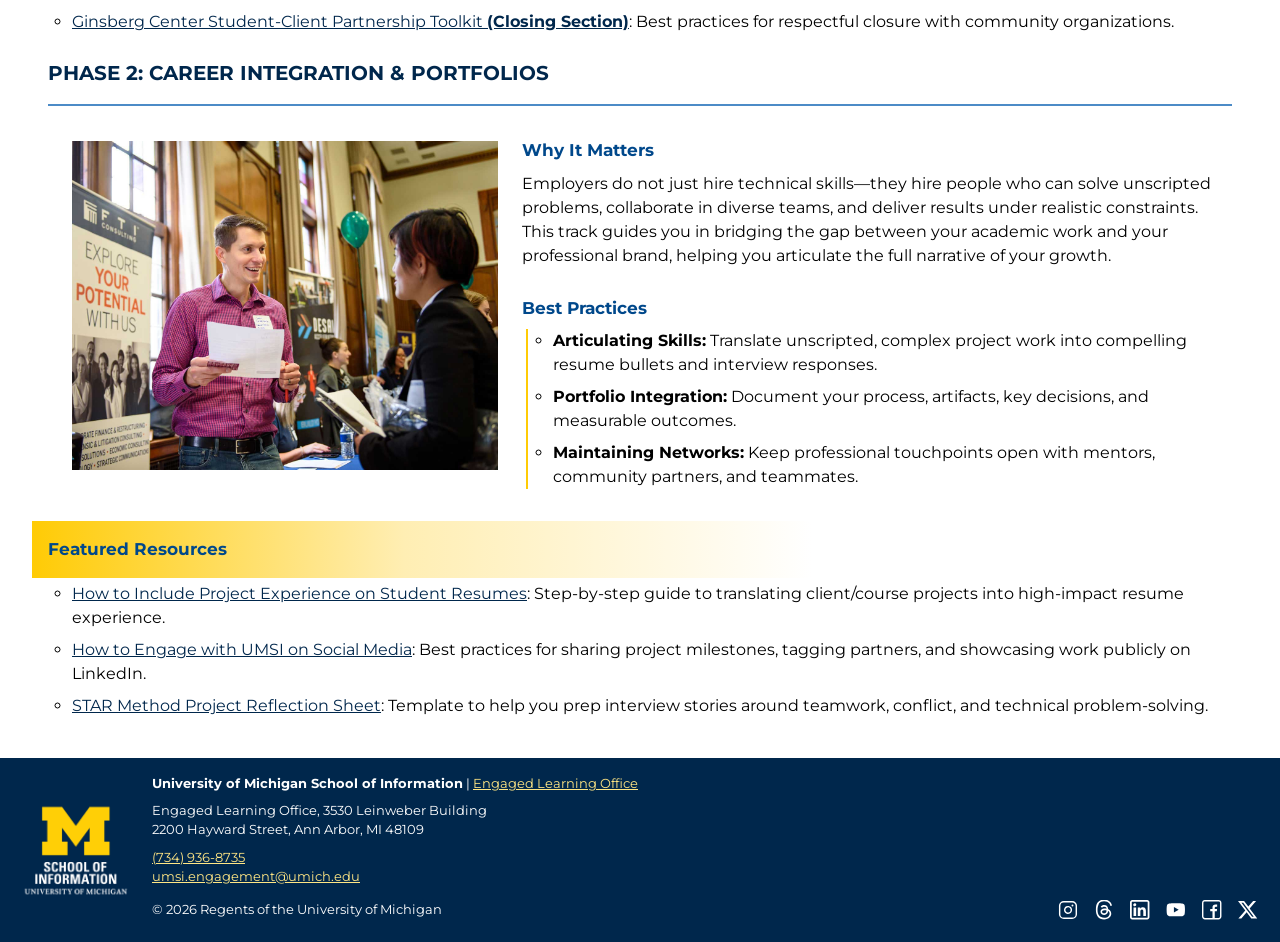
<file: ending.html>
<!DOCTYPE html>
<html lang="en">
<head>
    <meta charset="UTF-8">
    <meta name="viewport" content="width=device-width, initial-scale=1.0">
    <link rel="stylesheet" href="css/html5reset.css">
    <link rel="stylesheet" href="css/style.css">
    <link href="https://fonts.googleapis.com/css2?family=Montserrat:wght@400;700&display=swap" rel="stylesheet"> <!--font-family is Montserrat and the code is copied from W3 schools: https://www.w3schools.com/howto/howto_google_fonts.asp> -->
    <link rel="icon" href="images/favicon.png" type="image/png">
    <title>Ending Your ELO Experience</title>
</head>
<body>
    <div class="skip"><a href="#main">Skip to Main Content</a></div>
    <header>
      <div class="headflex">
         <img src="images/UMSI_full_W.png" alt="Block M and the words University of Michigan School of Information">
        <nav>
            <ul>
                <li><a href = "index.html">Home</a></li>
                <li><a href = "beginning.html">Beginning Your Experience</a></li>
                <li><a href = "during.html">During Your Experience</a></li>
                <li><a href = "ending.html" class="active">Ending Your Experience</a></li>
            </ul>
        </nav>
    </div>
    <h1>Concluding Your Journey</h1>
  </header>
<main id="main">

<section class="sect1">
    <h2>Completing, Reflecting, and Translating Your Impact</h2><hr>
    <p>Close your project responsibly, evaluate your outcomes, and articulate your real-world experience for your future career.</p>
    <img src="images/standing.jpg" alt="A student in a white jacket standing on the sidewalk in front of North Quad.">
</section>

<section>

<h2>The Power of Closing Well and Reflecting Deeply</h2><hr>

<p>A project is not complete simply because the final deliverable has been handed over. The final stages are what transform a transient project into lasting organizational value and personal career momentum.</p>

<p>Responsible handoffs ensure that partners are not left with abandoned tools or undocumented systems they cannot maintain. Simultaneously, structured reflection forces you to pause and ask: <strong><em>What did I learn about my technical skills, my teamwork style, and the ethical impact of my work?</em></strong> Without reflection, experience is just something that happened to you; with reflection, experience becomes expertise. Learning to translate complex, messy project narratives into clear resume bullets and portfolio case studies is what turns your UMSI education into your greatest professional asset.</p>

</section>

<section>
<h2><strong>Phase 1:</strong> Responsible Offboarding & Handoff</h2><hr>

<div class="beg_grid">
<img src="images/meeting3.jpg" alt="Two people sitting at a table conversing.">

<article>
<h3>Why It Matters</h3>
<p>Responsible offboarding is an ethical mandate in engaged learning. Delivering high-quality technical assets is only half the job—ensuring the community partner or client can independently maintain, update, and benefit from your work long after the semester ends is what defines a successful project.</p>
</article>

<article class="bestpract">
<h3>Best Practices</h3>
<ul>
    <li><strong>Completing & Transitioning Work:</strong> Package code, design files, reports, and technical assets into accessible, usable formats for your partner.</li>
    <li><strong>Closing Relationships Appropriately:</strong> Formally conclude the project with gratitude, clarity, and clear future boundaries.</li>
    <li><strong>Evaluating Impact:</strong> Measure project outcomes against initial scoping goals and gather client feedback.</li>
</ul>
</article>
</div>

<article class="featuredres">
<h3>Featured Resources</h3>
<ul>
      <li><a href="https://docs.google.com/document/d/1-gfg_EZ3T8pa3T0a130Qvtpl1bYoLOVEHSNpGHcJtFA/edit?usp=drive_link">Exiting a Community-Engaged Project Worksheet</a>: <br>Guided template for responsible project transition, asset delivery, and offboarding.</li>
      <li><a href="https://docs.google.com/document/d/1TrEDolwmOIlXgYgAP9VvlOGoYOwFfe6KxzZOgZSVYVw/edit?usp=drive_link">Project Scoping Handout & Terms <strong>(Final Review)</strong></a>: <br>Re-evaluate final deliverables against original project commitments.</li>
      <li><a href="https://ginsberg.umich.edu/article/campus-community-partnerships-toolkit">Ginsberg Center Student-Client Partnership Toolkit <strong>(Closing Section)</strong></a>: <br>Best practices for respectful closure with community organizations.</li>
</ul>
</article>
</section>

<section>
<h2><strong>Phase 2:</strong> Career Integration & Portfolios</h2><hr>

<div class="beg_grid">
<img src="images/careerfair.jpg" alt="A student speaking with a recruiter at the UMSI career fair.">

<article>
<h3>Why It Matters</h3>
<p>Employers do not just hire technical skills—they hire people who can solve unscripted problems, collaborate in diverse teams, and deliver results under realistic constraints. This track guides you in bridging the gap between your academic work and your professional brand, helping you articulate the full narrative of your growth.</p>
</article>


<article class="bestpract">
<h3>Best Practices</h3>
<ul>
    <li><strong>Articulating Skills:</strong> Translate unscripted, complex project work into compelling resume bullets and interview responses.</li>
    <li><strong>Portfolio Integration:</strong> Document your process, artifacts, key decisions, and measurable outcomes.</li>
    <li><strong>Maintaining Networks:</strong> Keep professional touchpoints open with mentors, community partners, and teammates.</li>
</ul>
</article>
</div>

<article class="featuredres">
<h3>Featured Resources</h3>
<ul>
      <li><a href="https://docs.google.com/document/d/1mjyX6jgqXFrY7SFYaA3J2cTh1ZnHH0FKF5aUKfXzXKo/edit?tab=t.0">How to Include Project Experience on Student Resumes</a>: <br>Step-by-step guide to translating client/course projects into high-impact resume experience.</li>
      <li><a href="https://docs.google.com/document/d/1jwQg_Y4jECLPHqcyOtJtDTK5x-68KstexfPbh6jXHnA/edit?tab=t.0">How to Engage with UMSI on Social Media</a>: <br>Best practices for sharing project milestones, tagging partners, and showcasing work publicly on LinkedIn.</li>
      <li><a href="https://careercenter.umich.edu/content/interviewing-resources">STAR Method Project Reflection Sheet</a>: <br>Template to help you prep interview stories around teamwork, conflict, and technical problem-solving.</li>
</ul>
</article>
</section>

</main>
    <footer>
      <img src="images/UMSI_stacked_W.png" alt="Block M and the words University of Michigan School of Information">
      <p><strong>University of Michigan School of Information</strong> | <a href="https://www.si.umich.edu/programs/engaged-learning/about-engaged-learning-office">Engaged Learning Office </a></p>
      <address>
      Engaged Learning Office, 3530 Leinweber Building<br>
      2200 Hayward Street, Ann Arbor, MI 48109
      </address>
      <address>
        <a href="tel:+17349368735">(734) 936-8735</a> <br>
        <a href="mailto:umsi.engagement@umich.edu">umsi.engagement@umich.edu</a>
      </address>
      <p>&copy; <span id="year"></span> Regents of the University of Michigan</p>
      <ul class="social">
        <li><a href="https://www.instagram.com/umschoolofinformation"><img src="images/instagram.svg" alt="UMSI on Instagram"></a></li>
        <li><a href="https://www.threads.com/@umschoolofinformation"><img src="images/threads.svg" alt="UMSI on Threads"></a></li>
        <li><a href="https://www.linkedin.com/school/university-of-michigan---school-of-information/"><img src="images/linkedin.svg" alt="UMSI on LinkedIn"></a></li>
        <li><a href="https://www.youtube.com/user/schoolofinformation"><img src="images/youtube.svg" alt="UMSI on YouTube"></a></li>
        <li><a href="https://www.facebook.com/uomsi/"><img src="images/facebook.svg" alt="UMSI on Facebook"></a></li>
        <li><a href="https://x.com/umsi"><img src="images/x.svg" alt="UMSI on X"></a></li>
        </ul>
      <!-- svg images and their associated social media links copied from the HTML script on the ELO website: https://www.si.umich.edu/programs/engaged-learning/about-engaged-learning-office -->
      <script>
        document.getElementById("year").innerHTML = new Date().getFullYear();
      </script>
      <!-- Content taken & modified from https://www.codexworld.com/how-to/get-current-year-to-display-dynamic-year-in-copyright-using-javascript/ (the automatic year update linked in the week 12 lecture slides)-->
    </footer>
 </body>
</html>
</file>
<file: css/style.css>
* {
    font-family: Montserrat, "Nunito Sans", Merriweather, sans-serif;
}

body {
    font-size: 1rem;
    line-height: 1.5;
}

h1 { 
    font-size: 1.5rem; 
    font-weight: 700;
    color: #FFFFFF;
    text-align: center;
    margin: 0.5rem -1rem 0; 
    padding: 2.5rem 0rem;
    background:
    linear-gradient(rgba(0, 72, 139, 0.75), rgba(0, 72, 139, 0.75)), url("../images/h1bcg.jpg") center / cover no-repeat;
    background-color: #00488b;
    
    /* Content taken & modified from Claude with the prompts: "I am trying to make my h1 background color span the full-width of the page. how do I do that?" & "How can I set a background image to my h1 so that the text on top is still clear but the image is slightly transparent/low opacity so you can still see the background color through it?"
    margin and linear-gradient were the properties I was struggling with and what Claude primarily clarified here.
    Claude. (2026). Claude (Sonnet 5.5 October 18th version) [Large language model]. */
}
h2 { 
    font-size: 1.25rem; 
    font-weight: 700;
    color: #00274C; 
    margin: 0 0 0.75rem;
    text-transform: uppercase;
}
h3 { 
    font-size: 1.05rem; 
    margin: 0 0 0.25rem; 
    padding: 0 0 0.25rem;
    margin-top: 2rem;
    color:#00488b;
}

p { 
    margin: 0 0 0.75rem;
}

ul, ol{
    margin: 0;
    padding-left: 1.5rem;
}

main li + li {
    margin-top: 0.5rem;
}

strong {
    font-weight: 700;
}

hr {
  border: none;
  height: 2px;
  background-color: #005aafb3;  
}
    /* Content taken & modified from Google gemini with the query: "how do I change the color of hr in css?"

    Google Gemini. (2026). Google (October 18th version).[Large language model]. */

article a, .ind_aside a {
    color: #00274C;
    text-decoration: underline;
}

article a:hover, article a:focus, .ind_aside a:hover, .ind_aside a:focus {
    color: #005aaf;
    text-decoration: none;
}

.skip a {
    position: absolute;
    top: -65px;
    left: 0;
    padding: 8px;
    z-index: 1000;
    color: #00274C;
    background-color: #FFFFFF;
}

.skip a:focus {
    top: 25px;
}

*:focus {
    border: 2px solid #00274C;
    border-radius: 2px;
    outline: 2px solid transparent;
}

/* Header stuff */

header {
    background-color: #00274C;
    padding: 0.75rem 1rem 0;
}
 
header img {
    display: block;
    width: 80%;
    height: auto;
    margin: 0 auto 0.5rem;
}

nav ul {
    display: flex;
    justify-content: center;
    /* flex-wrap: wrap; -- can't decide whether to use this. It makes it workable at really small viewports, but doesn't give the look I want at 480px (nav bar all in a row) */
    align-items: center;
    gap: 0.25rem 1.5rem;
    list-style: none;
    margin: 0;
    padding: 0;
}

nav a {
    display: block;
    color: #FFFFFF;
    text-decoration: none;
    text-align: center;
    font-size: 0.75rem;
    letter-spacing: 0.08em;
    text-transform: uppercase;
    padding: 0.5rem 0.1rem;
    border: 2px solid transparent;
}

nav a:focus {
    border-color: #FFCB05;
}

nav a:hover {
    border-bottom-color: #FFCB05;
}

.active {
    border-bottom-color: #FFCB05;
    font-weight: 700;
}

.active:hover {
    background-color: #0b3d6c;
}

/* Main content */

main {
    padding: 1rem;
}

main > section {
    margin-bottom: 1.5rem;
}

iframe {
    display: block;
    width: 100%;
    height: auto;
    aspect-ratio: 16 / 9;
    border: 0;
} 
    /* Content taken & modified from Claude with the prompt: "how do I get a video to scale so it fits the viewport using css" 
    Claude. (2026). Claude (Sonnet 5.5 October 18th version) [Large language model]. */


/* ind_sect2 everything stacked/spans. In desktop view, I will want to make this so the image is on the left and list on the right. will revisit later. */
 
main img {
    display: block;
    width: 95%;
    height: auto;
    margin: 0 auto 1rem;
}
 

/* ind_sect3: h2 & p span across the top, three articles side by side */
.ind_sect3, .beg_sect5 {
    display: grid;
    grid-template-columns: repeat(3, 1fr);
    gap: 1rem;
    align-items: start;
}

.ind_sect3 h2,
.ind_sect3 > p, .ind_sect3 hr, .beg_sect5 > h3 {
    grid-column: 1 / -1;
    margin: 0;
}

.ind_sect3 article, .beg_sect5 article {
    font-size: 0.875rem;
}

.beg_sect5 article h3 {
    color: #000000;
    border-bottom: 2.5px solid #FFCB05;
    margin-bottom: 0.5rem;
}
.ind_sect3 article h3 {
    border-bottom: 2.5px solid #FFCB05;
    margin-bottom: 0.5rem;
    margin-top: -0.25rem;
}
/* ind_sect4: everything full width, but paragraphs under each h3 indented */
.ind_sect4 article {
    margin-bottom: 1rem;
}

.beg_sect5 article {
    margin-top: -2.5rem;
}

.ind_sect4 article p {
    margin: 0 0 0 1.5rem;
    border-left: 2.5px solid #FFCB05;
    padding-left: 1rem;
}

/* ind_sect5 and ind_aside: Span everything, don't need grid */

.ind_aside {
    background-color: #fff1b8;
    margin: 0.5rem -1rem -1rem;
    padding: 0.75rem 1rem;
}

/* Footer stuff*/

footer {
    display: grid;
    grid-template-columns: 1fr 3fr;
    gap: 0.5rem 1rem;
    align-items: center;
    padding: 1rem;
    background-color: #00274C;
    color: #FFFFFF;
    
}

footer img {
    grid-column: 1;
    grid-row: 1 / span 3;
    width: 100%;
    height: auto;
}

footer p,
footer address {
    grid-column: 2;
    margin: 0;
    font-size: 0.8rem;
    font-style: normal;
}

footer a {
    color: #ffe684;
    text-decoration: underline;
}

footer a:hover, footer a:focus {
    color: #fff6d0;
    text-decoration: none;
    font-weight: 700;
    border-color: #FFCB05;
}

footer .social {
    grid-column: 2;
    display: flex;
    justify-content: flex-end;
    gap: 0.25rem;
    list-style: none;
    margin: 0;
    padding: 0;
}

footer .social a {
    display: block;
    padding: 0.25rem;
    border: 2px solid transparent;
    border-radius: 6px;
}

footer .social img {
    display: block;
    width: 1.25rem;
    height: 1.25rem;
}

footer .social a:hover, footer .social a:focus {
    border-color: #FFCB05;
}

/* mostly lists and table styling stuff below */

.questions li, .featuredres li, .dur_list li, .bestpract li {
    list-style-type: circle;
}

.questions ul, .dur_list ul, .bestpract ul{
    border-left: 2.5px solid #FFCB05;
    padding-left: 1.6rem;
    margin-left: 0.25rem;
}

th, td {
  padding: 0.5rem;
  text-align: left;
  border-bottom: 1px solid #ddd;
  overflow-wrap: anywhere;
}

th {
    text-align: center;
    background-color:#FFCB05;
    color: #00274C;
}

table {
    width: 100%;
    table-layout: fixed;  
}

/* Looked up how to style a table on w3schools, but I wrote the code myself. However, since I had to look it up, I wasn't sure if this needed to be cited, so I'm including citation to be safe here. https://www.w3schools.com/css/css_table_style.asp */

.featuredres h3{
background: linear-gradient(90deg, #ffcb05 0%, #ffeeb3 31%, #ffffff 65%);
margin-left: -1rem;
padding: 1rem;
/* used w3 schools gradient generator for background, but I did everthing else here. Link: https://www.w3schools.com/tools/tool_css_gradient.php */
}

/* checklist and numbers class styling below was taken & modified from Claude. Citation after the .numbers styling.*/

.checklist { list-style: none; padding-left: 0; }
.checklist li { padding-left: 1.75rem; position: relative; }
.checklist li::before {
    content: "✓";
    position: absolute;
    left: 0;
    color: #00488b;
    font-weight: 700;
}

.numbers { list-style: none; padding: 0; counter-reset: step; }
.numbers li {
    counter-increment: step;
    position: relative;
    padding-left: 2.5rem;
    margin-bottom: 0.75rem;
}
.numbers li::before {
    content: counter(step);
    position: absolute;
    left: 0;
    width: 1.75rem;
    height: 1.75rem;
    border-radius: 50%;
    background-color: #00488b;
    color: #FFFFFF;
    text-align: center;
    line-height: 1.75rem;
    font-weight: 700;
}
    /* Content taken & modified from Claude with the prompt: "I have a lot of lists on my page, what are some ways I could varying the css styling of them so that they don't all look the same?"
    Claude. (2026). Claude (Sonnet 5.5 October 18th version) [Large language model]. */

.p404 h1 { 
    font-size: 2.5rem; 
    font-weight: 700;
    color: #00274C;
    text-align: center;
    margin: 0.5rem -1rem 0; 
    padding: 2.5rem 0rem;
    background: #ffd52b;
}

.p404-2 {
    display: flex;
    flex-direction: column;
    min-height: 100vh;
    min-height: 100dvh;
}

.p404 {
    flex: 1;
}

.p404 main {
    display: grid;
    grid-template-columns: 1fr 1fr 1fr;
}

.p404 main h2 {
    grid-column: 1 / -1;
}

.p404 main p {
    grid-column: 1 / span 2;
    margin-top: 2rem;
}

.p404 main img {
    grid-column: 3 / span 1;
    margin-bottom: -1rem;
    margin-right: -1rem;
    object-fit: contain;
    width: 100%;
    height: auto;
    place-self: end;
}

.p404 main a {
    color: #0b3d6c;
    background-color: #FFCB05;
    text-decoration: none;
    padding: 4px;
    border: 2px solid transparent;
    border-radius: 10px;
    justify-self: start;
    align-self: start;
}

.p404 main a:hover, .p404 main a:focus {
    border: 2px solid #005fb8;
}

.p404 h2 {
    text-transform: none;
}

@media (min-width: 768px) /* tablet view */ {

.headflex {
    display: flex;
    flex-wrap: wrap;
    align-items: center;
    gap: 0 4rem;
}

.headflex img {
    width: 400px;
    margin: 0 0 0.5rem;
}

.headflex nav {
    flex: 1;
}

.headflex nav ul {
    justify-content: space-around;
}

main {
margin: 0 2rem;
}

.p404 main img {
    margin-right: -3rem;
}

.sect1, .ind_sect2, .beg_grid, .beg_grid2 {
    display: grid;
    grid-template-columns: repeat(5, 1fr);
}

h2, .ind_sect2 p, hr, .beg_grid article:last-of-type, .beg_grid2 section {
    grid-column: 1 / -1;
}

h2 {
    margin: 1rem 0 0;
}

.sect1 p, .ind_sect2 img, .beg_grid img, .beg_grid2 img {
    grid-column: 1 / span 2;
}

.sect1 p {
    place-self: center;
    border-left: 4px solid #FFCB05;
    padding-left: 1.6rem;
    margin-left: 0.25rem;
}

.ind_sect2 img, iframe, .beg_grid img, .beg_grid2 img, .sect1 img {
    object-fit: cover;
    height: 90%;
    width: 90%;
    place-self: center;
    margin: 0;
}

.ind_sect2 ul, iframe, .beg_grid > article:first-of-type, .beg_grid2 > article:first-of-type, .sect1 img {
    grid-column: 3 / span 3;
}

.sect1 p {
    font-size: 1.3rem;
}

.beg_grid h3, .beg_grid2 h3 {
    margin-top: 1rem;
}

.ind_aside {
    margin: 0 -3rem -3rem;
    padding: 0.5rem 2.75rem 3rem;
}


footer {
    grid-template-columns: auto 1fr auto;
}

footer .social {
    grid-column: 3;
    grid-row: 4;
    align-self: center;
}

footer img {
    width: 120px;
    grid-row: 1 / span 4;
}

li br {
    display: none;
}
}

@media (min-width: 1200px) /* desktop view */ {
    
.ind_sect2 li {
    margin: 2rem 0;
}

.beg_grid2 img, .beg_grid img {
    grid-row: 1 / span 2;
}

.beg_grid > article:first-of-type, .beg_grid2 > article:first-of-type {
    grid-row: 1
}

.beg_grid > article:last-of-type, .beg_grid2 section { 
    grid-row: 2;
    grid-column: 3 / span 3;
}

.questions ul {
    display: block;
    columns: 2;
    column-gap: 3rem;
}

.questions li {
    margin-top: 0;
    margin-bottom: 0.5rem;
    break-inside: avoid; 
}

 /* ".questions" content taken & modified from Claude with the prompt: "To remedy the white space from 'questions to consider', would it be possible to just split the list at desktop view so four questions sit on the left and three on the right? that way it spans horizonal rather than vertical?" (screenshot of the section was attached so claude could see what I was talking about)
 Claude. (2026). Claude (Sonnet 5.5 November 22nd version) [Large language model]. */
}

#filter {
    display: block;
    width: 100%;
    padding: 0.5rem;
    margin: 0.25rem 0 0.5rem;
    border: 2px solid #959595;
    border-radius: 6px;
}

label[for="filter"] {
    font-weight: 700;
    color: #00488b;
}

#filter-status {
    font-size: 0.875rem;
    margin: 0 0 0.5rem;
}

/* the filter content taken & modified from Claude with the prompt: "I want to add a "challenging element" to my website with advanced css or javascript to give it some flare. I think it would be cool to make my table collapsible. What do you think should I do that or something else?" (Claude then suggested that a search/filter feature would be more helpful and provided base code that I could use to add it)
Claude. (2026). Claude (Sonnet 5.5 November 22nd version) [Large language model]. */
</file>
